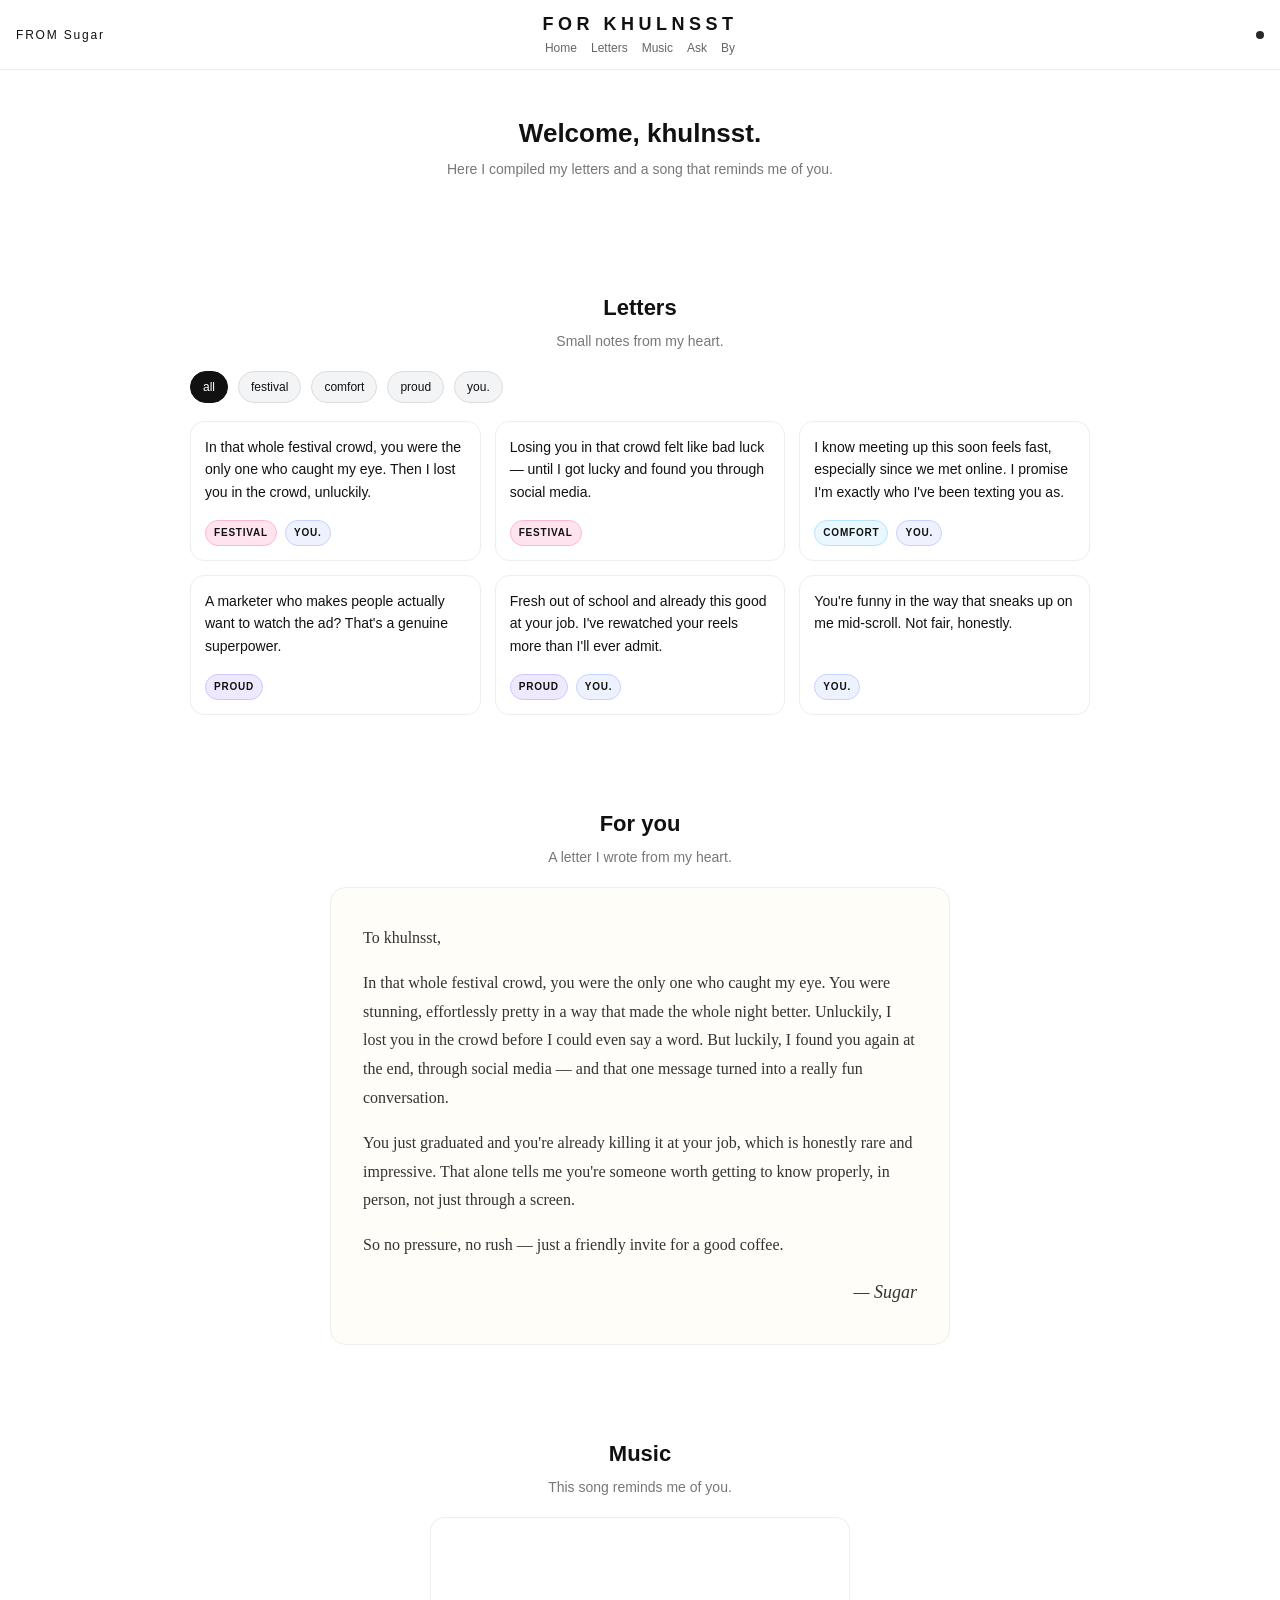
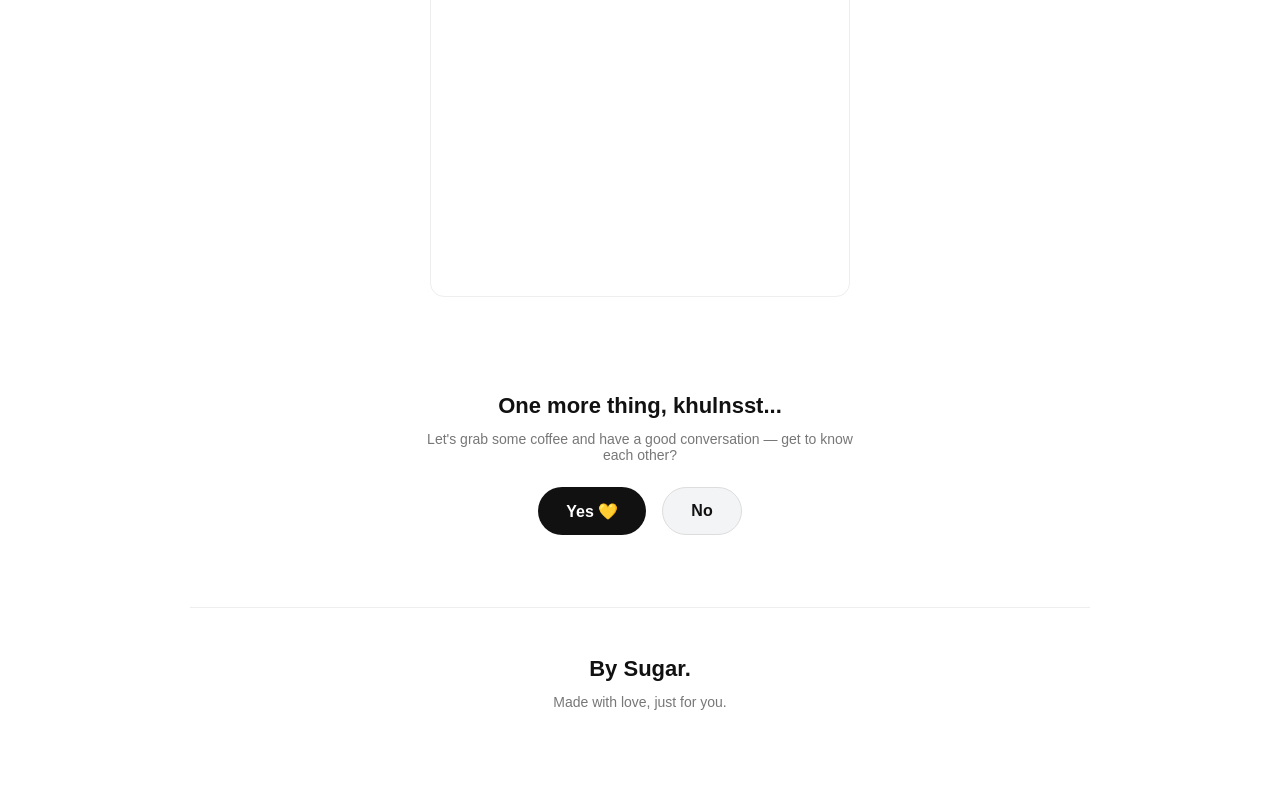
<file: index.html>
<!-- deploy -->
<!doctype html>
<html lang="en">
<head>
  <meta charset="utf-8" />
  <meta name="viewport" content="width=device-width, initial-scale=1" />
  <title>For khulnsst</title>
  <link rel="stylesheet" href="styles.css" />
</head>

<body>

<header class="top">
  <div class="from">FROM <span id="fromName">Sugar</span></div>

  <div class="brand">
    <div class="logo">FOR KHULNSST</div>
    <nav class="nav">
      <a href="#home">Home</a>
      <a href="#letters">Letters</a>
      <a href="#music">Music</a>
      <a href="#ask">Ask</a>
      <a href="#by">By</a>
    </nav>
  </div>

  <div class="dot"></div>
</header>

<main>

  <!-- HOME -->
  <section id="home" class="section hero">
    <h1>Welcome, <span id="toName">khulnsst</span>.</h1>
    <p class="sub">
      Here I compiled my letters and a song that reminds me of you.
    </p>
  </section>

  <!-- LETTERS (TEXT / CHIPS) -->
<!-- LETTERS (SMALL CARDS) -->
<section id="letters" class="section">
    <h2>Letters</h2>
    <p class="sub">Small notes from my heart.</p>

    <div class="chips">
      <button class="chip active" data-filter="all">all</button>
      <button class="chip" data-filter="festival">festival</button>
      <button class="chip" data-filter="health">comfort</button>
      <button class="chip" data-filter="career">proud</button>
      <button class="chip" data-filter="you">you.</button>
    </div>

    <div class="letters">

      <!-- FESTIVAL / HOW WE MET (3) -->
      <article class="card" data-tags="festival you">
        <p>In that whole festival crowd, you were the only one who caught my eye. Then I lost you in the crowd, unluckily.</p>
        <div class="tags">
          <span class="tag love">FESTIVAL</span>
          <span class="tag you">YOU.</span>
        </div>
      </article>

      <article class="card" data-tags="festival">
        <p>Losing you in that crowd felt like bad luck — until I got lucky and found you through social media.</p>
        <div class="tags">
          <span class="tag love">FESTIVAL</span>
        </div>
      </article>

      <!-- COMFORT / REASSURANCE (1) -->
      <article class="card" data-tags="health you">
        <p>I know meeting up this soon feels fast, especially since we met online. I promise I'm exactly who I've been texting you as.</p>
        <div class="tags">
          <span class="tag health">COMFORT</span>
          <span class="tag you">YOU.</span>
        </div>
      </article>

      <!-- PROUD OF YOU (2) -->
      <article class="card" data-tags="career">
        <p>A marketer who makes people actually want to watch the ad? That's a genuine superpower.</p>
        <div class="tags">
          <span class="tag career">PROUD</span>
        </div>
      </article>

      <article class="card" data-tags="career you">
        <p>Fresh out of school and already this good at your job. I've rewatched your reels more than I'll ever admit.</p>
        <div class="tags">
          <span class="tag career">PROUD</span>
          <span class="tag you">YOU.</span>
        </div>
      </article>

      <!-- PLAYFUL (1) -->
      <article class="card" data-tags="you">
        <p>You're funny in the way that sneaks up on me mid-scroll. Not fair, honestly.</p>
        <div class="tags">
          <span class="tag you">YOU.</span>
        </div>
      </article>

    </div>
  </section>

  <!-- BIG LETTER -->
  <section id="big-letter" class="section">
    <h2>For you</h2>
    <p class="sub">A letter I wrote from my heart.</p>

    <div class="big-letter">
      <p>To khulnsst,</p>
      <p>In that whole festival crowd, you were the only one who caught my eye. You were stunning, effortlessly pretty in a way that made the whole night better. Unluckily, I lost you in the crowd before I could even say a word. But luckily, I found you again at the end, through social media — and that one message turned into a really fun conversation.</p>
      <p>You just graduated and you're already killing it at your job, which is honestly rare and impressive. That alone tells me you're someone worth getting to know properly, in person, not just through a screen.</p>
      <p>So no pressure, no rush — just a friendly invite for a good coffee.</p>
      <p class="signoff">— Sugar</p>
    </div>
  </section>

  <!-- MUSIC -->
  <section id="music" class="section">
    <h2>Music</h2>
    <p class="sub">This song reminds me of you.</p>

    <div class="musicWrap">
      <iframe
        src="https://open.spotify.com/embed/album/7nn1XQPUImNfk2ApbEfSlI?theme=0"
        width="100%"
        height="380"
        frameborder="0"
        allow="autoplay; clipboard-write; encrypted-media; fullscreen; picture-in-picture"
        loading="lazy"></iframe>
    </div>
  </section>

  <!-- ASK HER OUT -->
  <section id="ask" class="section ask">
    <h2>One more thing, <span id="toNameAsk">khulnsst</span>...</h2>
    <p class="sub">Let's grab some coffee and have a good conversation — get to know each other?</p>

    <div class="askButtons">
      <button id="yesBtn" class="askBtn yes">Yes 💛</button>
      <button id="noBtn" class="askBtn no">No</button>
    </div>

    <p id="askReply" class="askReply"></p>
  </section>

  <!-- BY -->
  <section id="by" class="section by">
    <h2>By <span id="byName">Sugar</span>.</h2>
    <p class="sub">Made with love, just for you.</p>
  </section>

</main>

<script src="script.js"></script>
</body>
</html>
</file>
<file: styles.css>
:root{
  --text:#111;
  --muted:#777;
  --line:#eee;

  --love-bg:#ffe4ef;   --love-bd:#ffb7d1;
  --health-bg:#e9f7ff; --health-bd:#b8e4ff;
  --career-bg:#efe9ff; --career-bd:#d3c4ff;
  --you-bg:#eef2ff;    --you-bd:#c7d2fe;
}

*{ box-sizing:border-box; margin:0; padding:0; }
html{ scroll-behavior:smooth; }
body{
  font-family:-apple-system,BlinkMacSystemFont,"Segoe UI",Roboto,Arial;
  background:#fff;
  color:var(--text);
}

/* Header like TikTok site */
.top{
  position:sticky;
  top:0;
  z-index:50;
  background:#fff;
  border-bottom:1px solid var(--line);
  padding:14px 16px;
  display:grid;
  grid-template-columns:1fr auto 1fr;
  align-items:center;
}

.from{
  font-size:12px;
  letter-spacing:.15em;
}

.brand{ text-align:center; }
.logo{
  font-weight:800;
  letter-spacing:.25em;
  font-size:18px;
}

.nav{
  display:flex;
  gap:14px;
  justify-content:center;
  margin-top:6px;
  flex-wrap:wrap;
}
.nav a{
  text-decoration:none;
  font-size:12px;
  color:#666;
}
.nav a:hover{ color:#111; }

.dot{
  width:8px;
  height:8px;
  background:#111;
  border-radius:50%;
  justify-self:end;
  opacity:.9;
}

/* Layout */
main{
  width:min(900px, 92vw);
  margin:0 auto;
}

.section{ padding:48px 0; }

h1,h2{
  text-align:center;
  font-weight:700;
}
h1{ font-size:26px; margin-bottom:10px; }
h2{ font-size:22px; margin-bottom:10px; }

.sub{
  text-align:center;
  color:var(--muted);
  font-size:14px;
  margin:12px auto 22px;
  max-width:56ch;
}

/* Chips */
.chips{
  display:flex;
  gap:10px;
  flex-wrap:wrap;
  margin:14px 0 18px;
}
.chip{
  border:1px solid #ddd;
  background:#f3f4f6;
  padding:8px 12px;
  border-radius:999px;
  font-size:12px;
  cursor:pointer;
  color:#111;
}
.chip.active{
  background:#111;
  color:#fff;
  border-color:#111;
}

/* Letters cards (like screenshot grid) */
.letters{
  display:grid;
  grid-template-columns:repeat(3, minmax(0,1fr));
  gap:14px;
}
.card{
  border:1px solid var(--line);
  border-radius:14px;
  padding:14px;
  background:#fff;
  line-height:1.6;
  font-size:14px;
  min-height:140px;
  display:flex;
  flex-direction:column;
  justify-content:space-between;
}
.tags{
  margin-top:12px;
  display:flex;
  gap:8px;
  flex-wrap:wrap;
}
.tag{
  font-size:10px;
  letter-spacing:.08em;
  font-weight:800;
  padding:4px 8px;
  border-radius:999px;
  border:1px solid #ddd;
}
.tag.love{ background:var(--love-bg); border-color:var(--love-bd); }
.tag.health{ background:var(--health-bg); border-color:var(--health-bd); }
.tag.career{ background:var(--career-bg); border-color:var(--career-bd); }
.tag.you{ background:var(--you-bg); border-color:var(--you-bd); }

/* Music centered */
.musicWrap{
  display:flex;
  justify-content:center;
}
.musicWrap iframe{
  max-width:420px;
  border-radius:14px;
  border:1px solid var(--line);
}

/* Wide video section (like “A video”) */
.wideVideo{
  width:min(820px, 100%);
  margin:0 auto;
  border:1px solid var(--line);
  border-radius:16px;
  overflow:hidden;
  background:#000;
}
.wideVideo video{
  width:100%;
  display:block;
}

/* Gallery: vertical-friendly */
.gallery{
  display:grid;
  grid-template-columns:repeat(3, minmax(0,1fr));
  gap:14px;
}
.media{
  border:1px solid var(--line);
  border-radius:16px;
  overflow:hidden;
  background:#fafafa;
}
.media img,
.media video{
  width:100%;
  display:block;
  aspect-ratio:9/16;
  object-fit:cover;
  background:#000;
}

/* Ask her out */
.ask{
  position:relative;
  min-height:260px;
  text-align:center;
}
.askButtons{
  display:flex;
  gap:16px;
  justify-content:center;
  margin-top:24px;
  flex-wrap:wrap;
}
.askBtn{
  border:none;
  border-radius:999px;
  padding:14px 28px;
  font-size:16px;
  font-weight:700;
  cursor:pointer;
  transition:transform .15s ease;
}
.askBtn.yes{
  background:#111;
  color:#fff;
}
.askBtn.no{
  background:#f3f4f6;
  color:#111;
  border:1px solid #ddd;
}
.askReply{
  margin-top:24px;
  font-size:18px;
  font-weight:700;
  color:var(--text);
}

/* Footer */
.by{
  border-top:1px solid var(--line);
  padding-bottom:80px;
}

/* Responsive */
@media (max-width: 820px){
  .letters{ grid-template-columns:repeat(2, minmax(0,1fr)); }
  .gallery{ grid-template-columns:repeat(2, minmax(0,1fr)); }
}
@media (max-width: 520px){
  h1{ font-size:22px; }
  .letters{ grid-template-columns:1fr; }
  .gallery{ grid-template-columns:1fr; }
}

/* Letter images section (TikTok style) */
.letters-images{
  display:flex;
  flex-direction:column;
  gap:24px;
  max-width:620px;
  margin:0 auto;
}

/* Big handwritten-style letter */
.big-letter{
  max-width:620px;
  margin:0 auto;
  border:1px solid #eee;
  border-radius:16px;
  background:#fffdf7;
  padding:36px 32px;
  font-family:Georgia,"Times New Roman",serif;
  font-size:16px;
  line-height:1.8;
  color:#333;
}

.big-letter p{
  text-align:left;
  margin-bottom:16px;
}

.big-letter p:last-child{
  margin-bottom:0;
}

.big-letter .signoff{
  text-align:right;
  font-style:italic;
  font-size:18px;
}
</file>
